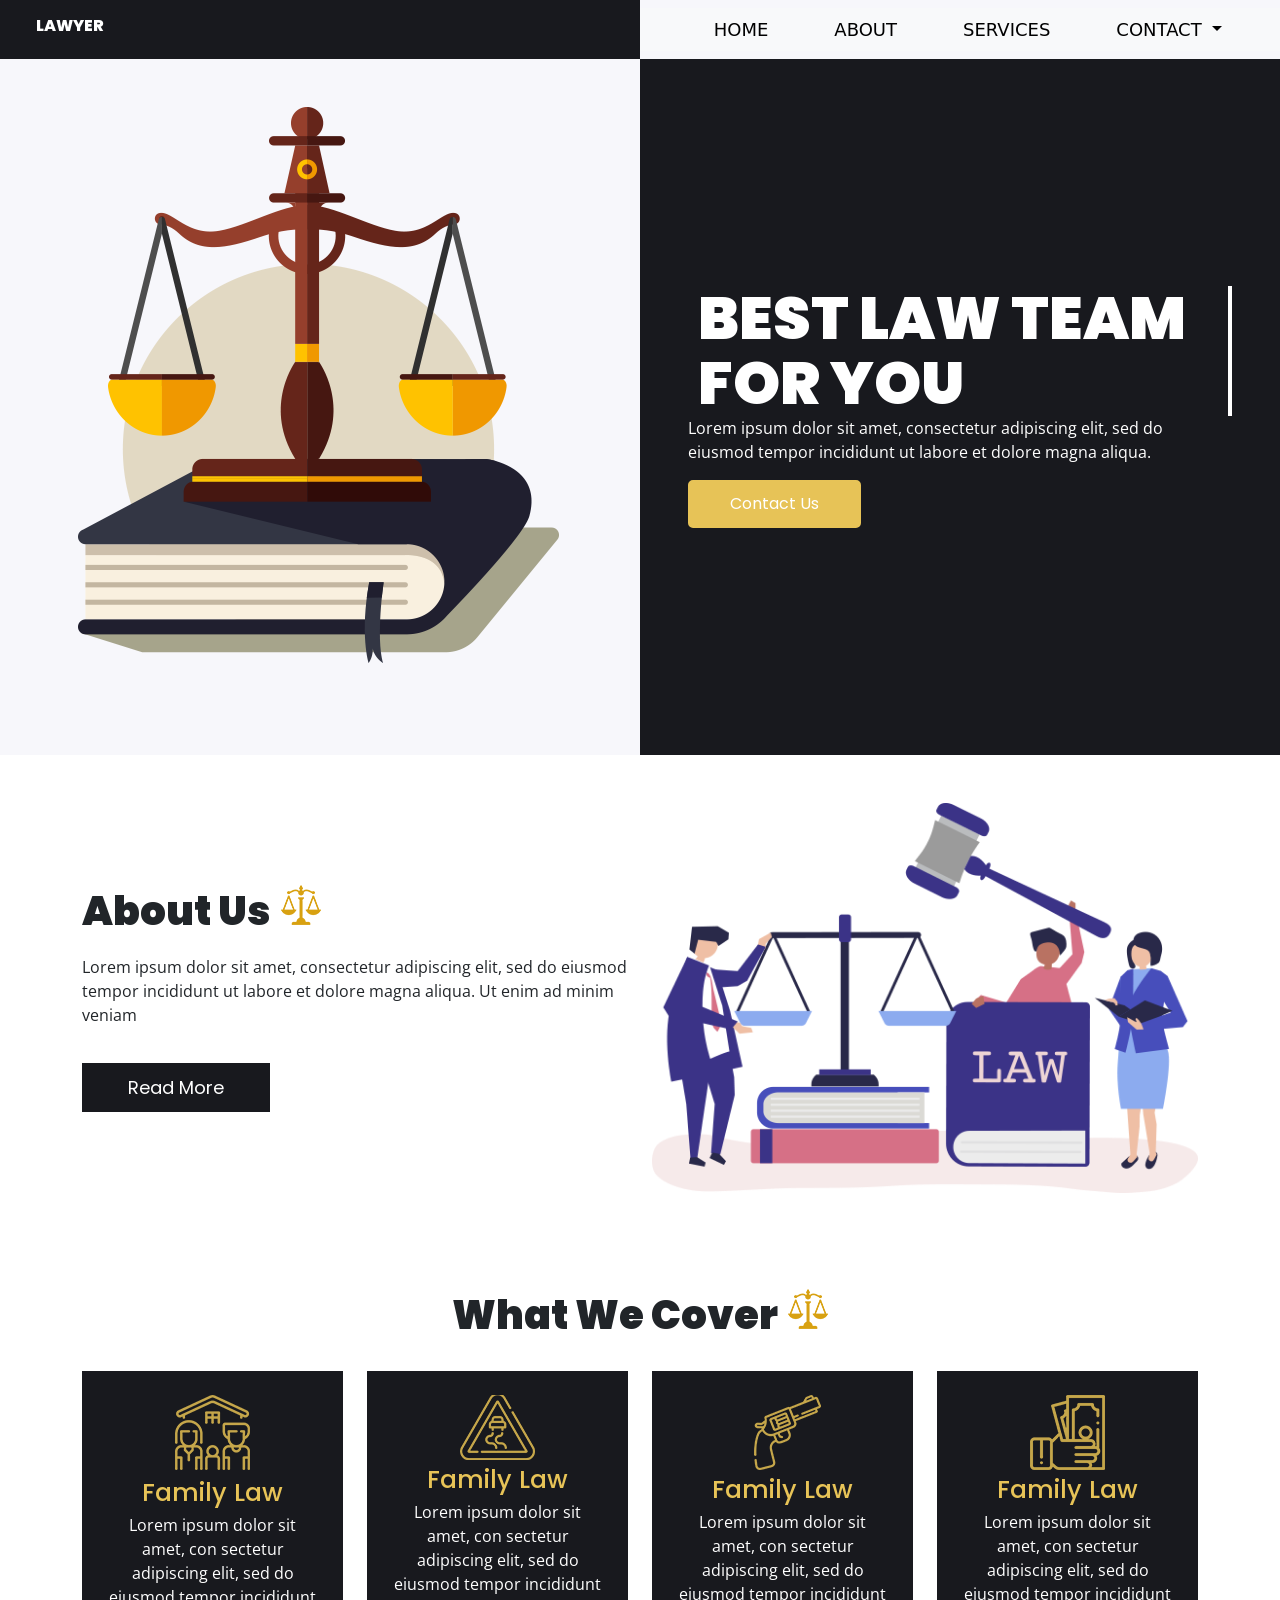
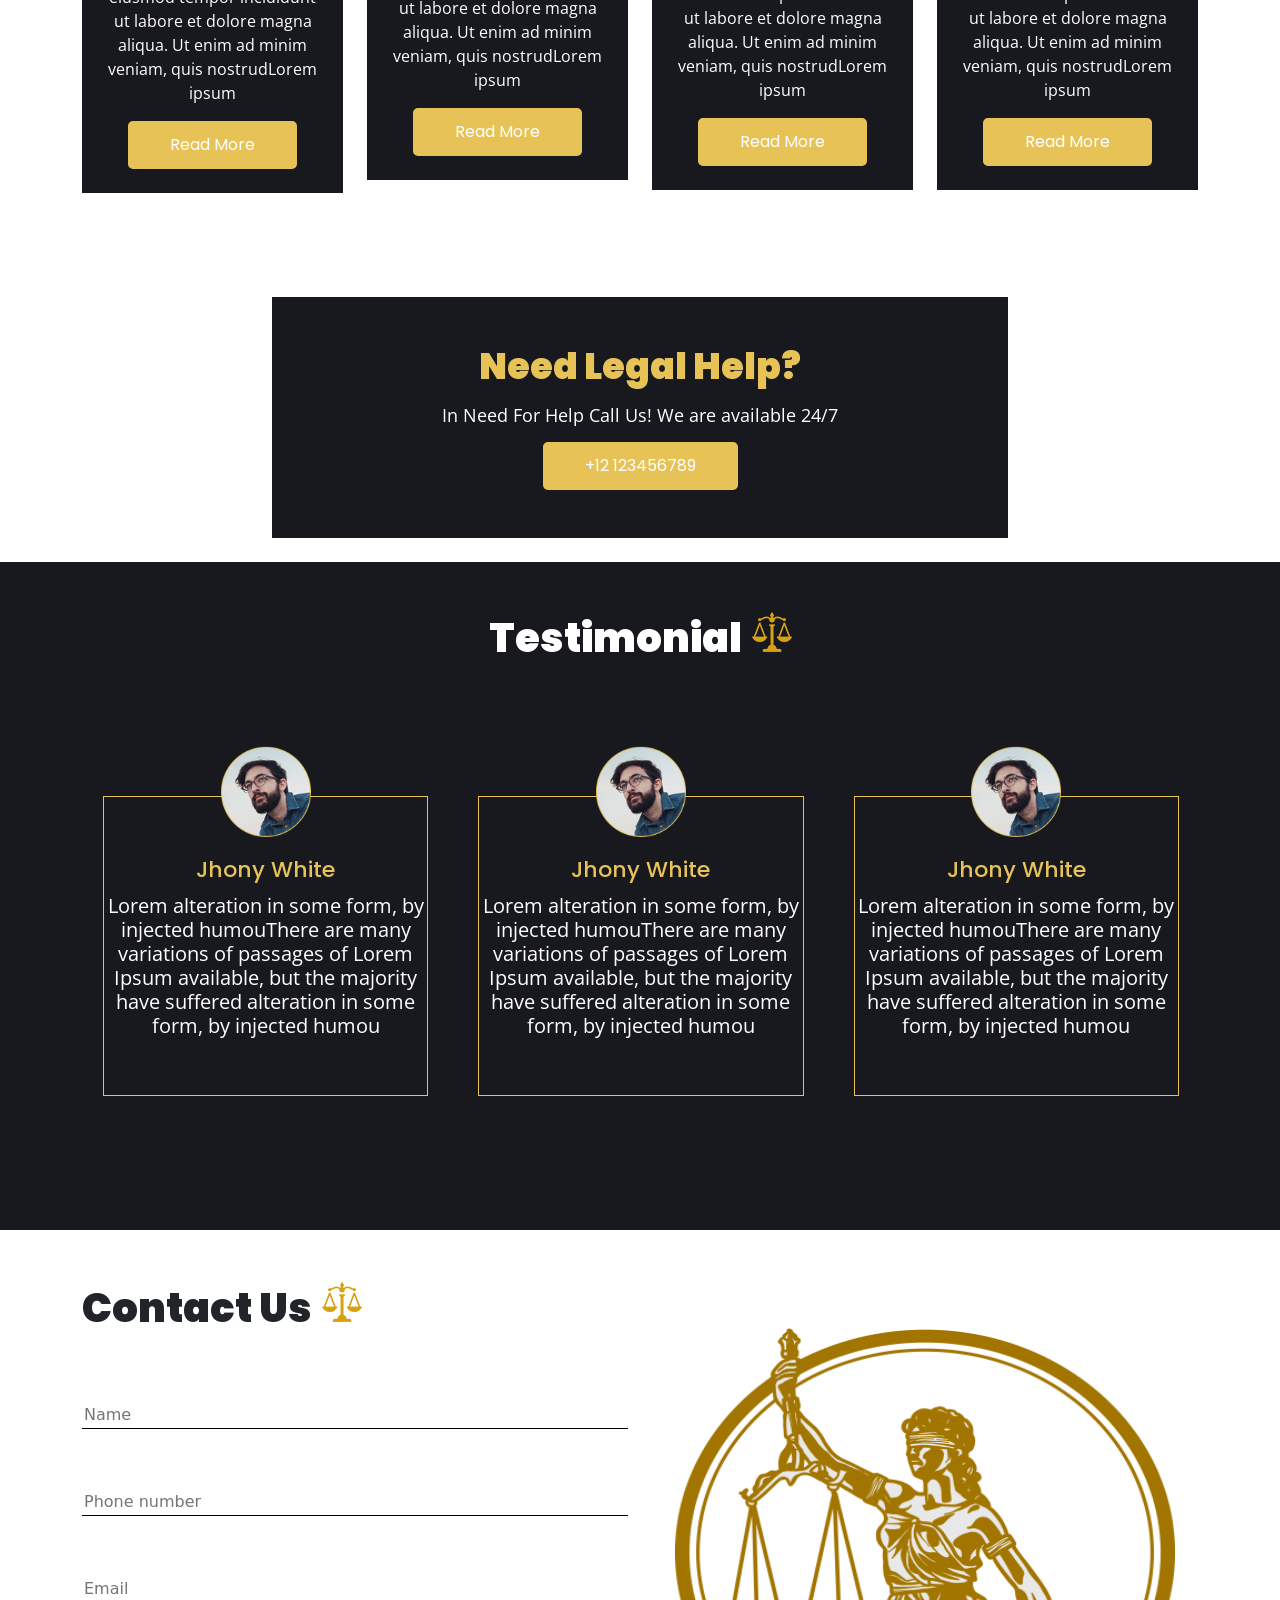
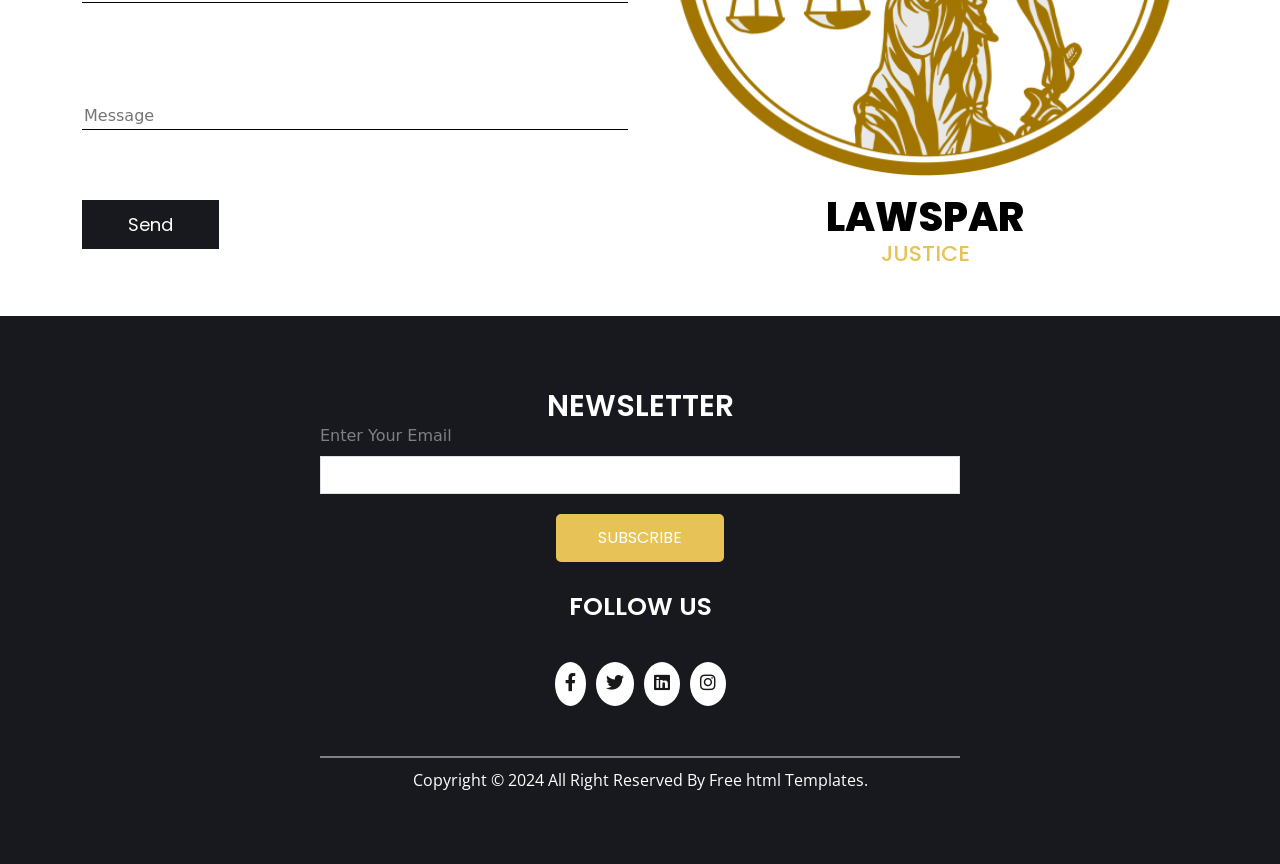
<file: index.html>
<!DOCTYPE html>
<html>
<head>
	<title>Lawyer</title>
	<meta name="viewport" content="width=device-width, initial-scale=1.0">
	<!-- Style Css -->
	<link rel="stylesheet" type="text/css" href="style.css" />
	<link rel="stylesheet" type="text/css" href="media-query.css" />
	<!-- Bootstrap Css -->
	<link rel="stylesheet" type="text/css" href="assets/css/bootstrap.min.css" />
  <!-- owlcarousel Css -->
  <link rel="stylesheet" href="owlcarousel/assets/owl.carousel.min.css">
  <link rel="stylesheet" href="owlcarousel/assets/owl.theme.default.min.css">
    <link rel="stylesheet" type="text/css" href="fontawesome/css/all.css" />
</head>
<body>

<!-- Top area -->
<section class="top-area Dark-Bg">
	<div class="container-fluid gx-0 overflow-hidden">
		<div class="row">
			<div class="col-lg-6 gx-0 py-2 px-5 mt-2 Dark-Bg">
				<div class="logo">
					<a href="#" class="navbar-brand text-uppercase"><h1>Lawyer</h1></a>
				</div>
			</div>
			<div class="col-lg-6 gx-0 py-2 Gray-Bg">
				<div class="navigation">
					<nav class="navbar navbar-expand-lg bg-body-tertiary">
            <div class="container-fluid">
              <button class="navbar-toggler" type="button" data-bs-toggle="collapse" data-bs-target="#navbarNavDropdown" aria-controls="navbarNavDropdown" aria-expanded="false" aria-label="Toggle navigation">
                <span class="navbar-toggler-icon"></span>
              </button>
              <div class="collapse navbar-collapse" id="navbarNavDropdown">
                <ul class="navbar-nav ms-auto">
                  <li class="nav-item">
                    <a class="nav-link active" aria-current="page" href="#">Home</a>
                  </li>
                  <li class="nav-item">
                    <a class="nav-link" href="#">About</a>
                  </li>
                  <li class="nav-item">
                    <a class="nav-link" href="#">Services</a>
                  </li>
                  <li class="nav-item dropdown">
                    <a class="nav-link dropdown-toggle" href="#" role="button" data-bs-toggle="dropdown" aria-expanded="false">
                     Contact
                    </a>
                    <ul class="dropdown-menu">
                      <li><a class="dropdown-item" href="#">Action</a></li>
                      <li><a class="dropdown-item" href="#">Another action</a></li>
                      <li><a class="dropdown-item" href="#">Something else here</a></li>
                    </ul>
                  </li>
                </ul>
              </div>
            </div>
          </nav>
				</div>
			</div>
		</div>
	</div>
</section>
<!-- Top area -->

<!-- Header -->
<section class="header-area">
  <div class="container-fluid">
    <div class="row">
      <div class="col-lg-6 text-center p-5 Gray-Bg">
        <div class="header-img">
          <img src="images/1.png" alt="Lawyer" class="img-fluid" />
        </div>
      </div>
      <div class="col-lg-6 p-5 Dark-Bg">
        <div class="header-content-area">
          <div class="header-content">
            <div class="header-content-head">
              <h1>Best Law team for you</h1>
            </div>
            <div class="header-content-desc">
              <p>Lorem ipsum dolor sit amet, consectetur adipiscing elit, 
               sed do eiusmod tempor incididunt ut labore et dolore magna aliqua.</p>
            <a href="#" class="btn btn-primary law-button-yellow">Contact Us</a>
            </div>
          </div>
        </div>
      </div>
    </div>
  </div>
</section>
<!-- Header -->

<!-- About Section -->
<section class="about-section py-lg-5 py-md-0">
  <div class="container">
    <div class="row">
      <div class="col-lg-6 d-flex justify-content-center align-items-center">
        <div class="about-content-area d-flex justify-content-center align-items-center">
          <div class="about-content">
            <h1 class="law-heading">About Us</h1>
            <p>Lorem ipsum dolor sit amet, consectetur adipiscing elit, sed do eiusmod tempor incididunt ut labore et dolore magna aliqua. Ut enim ad minim veniam</p>
            <a href="#" class="btn btn-primary law-button-black">Read More</a>
          </div>
        </div>
      </div>
      <div class="col-lg-6">
        <div class="about-img">
          <img src="images/2.png" alt="Lawyer" class="img-fluid" />
        </div>
      </div>
    </div>
  </div>
</section>
<!-- About Section -->

<!-- Service Section -->
<section class="service-section py-lg-5">
  <div class="container">
    <div class="row">
      <div class="col-lg-12">
        <div class="service-intro text-center">
          <h1 class="law-heading">What We Cover</h1>
        </div>
      </div>
    </div>

  </div>
  <div class="container py-4">
    <div class="row">
      <div class="col-lg-3 col-md-6 my-md-2">
        <div class="service-box p-4 text-center Dark-Bg">
          <img src="images/3.png" class="img-fluid" alt="Lawyer" />
          <h1>Family Law</h1>
          <p>Lorem ipsum dolor sit amet, con sectetur adipiscing elit, sed do eiusmod tempor incididunt ut labore et dolore magna aliqua. Ut enim ad minim veniam, quis nostrudLorem ipsum</p>
          <a href="#" class="btn btn-primary law-button-yellow">Read More</a>
        </div>
      </div>
      <div class="col-lg-3 col-md-6 my-md-2">
        <div class="service-box p-4 text-center Dark-Bg">
          <img src="images/4.png" class="img-fluid" alt="Lawyer" />
          <h1>Family Law</h1>
          <p>Lorem ipsum dolor sit amet, con sectetur adipiscing elit, sed do eiusmod tempor incididunt ut labore et dolore magna aliqua. Ut enim ad minim veniam, quis nostrudLorem ipsum</p>
          <a href="#" class="btn btn-primary law-button-yellow">Read More</a>
        </div>
      </div>
      <div class="col-lg-3 col-md-6 my-md-2">
        <div class="service-box p-4 text-center Dark-Bg">
          <img src="images/5.png" class="img-fluid" alt="Lawyer" />
          <h1>Family Law</h1>
          <p>Lorem ipsum dolor sit amet, con sectetur adipiscing elit, sed do eiusmod tempor incididunt ut labore et dolore magna aliqua. Ut enim ad minim veniam, quis nostrudLorem ipsum</p>
          <a href="#" class="btn btn-primary law-button-yellow">Read More</a>
        </div>
      </div>
      <div class="col-lg-3 col-md-6 my-md-2">
        <div class="service-box p-4 text-center Dark-Bg">
          <img src="images/6.png" class="img-fluid" alt="Lawyer" />
          <h1>Family Law</h1>
          <p>Lorem ipsum dolor sit amet, con sectetur adipiscing elit, sed do eiusmod tempor incididunt ut labore et dolore magna aliqua. Ut enim ad minim veniam, quis nostrudLorem ipsum</p>
          <a href="#" class="btn btn-primary law-button-yellow">Read More</a>
        </div>
      </div>
    </div>
  </div>


</section>
<!-- Service Section -->

<!-- Newsletter Section -->
<div class="newsletter-section py-4">
  <div class="container">
    <div class="row">
      <div class="col-lg-8 offset-lg-2">
        <div class="newsletter-box p-5 Dark-Bg text-center">
          <h1>Need Legal Help?</h1>
          <p>In Need For Help Call Us! We are available 24/7</p>
          <a href="tel:+923313499695" class="btn btn-primary law-button-yellow">+12 123456789</a>
        </div>
      </div>
    </div>
  </div>
</div>
<!-- Newsletter Section -->

<!-- Testimonial Section -->
<section class="testimonial-section Dark-Bg">
  <div class="container">
    <div class="row">
      <div class="col-lg-12 text-center ">
        <h1 class="law-heading white-tc">Testimonial</h1>
      </div>
    </div>
  </div>


<div class ="testimonial-area">
	<div class="container">
		<div class="row">
			<div class="testimonial-slider-area text-center owl-carousel">

     <div class="item">
		  <div class="col-lg-12">
				<div class="box-area">
					<div class="img-area">
						<img src="images/7.png" class="img-fluid">
					</div>
					<div class="testi-content">
                  <h1>Jhony White</h1>
                  <p>Lorem alteration in some form, by injected humouThere are many variations of passages of Lorem Ipsum available, but the majority have suffered alteration in some form, by injected humou</p>
                 
                     </div>
                  </div>
                </div>
              </div>    
		        </div> 

		          </div>  
	         </div>
	      </div>
</section>
<!-- contact Section -->
<section class="Contact-section py-lg-5 py-md-0">
  <div class="container">
    <div class="row">
      <div class="col-lg-6 d-flex justify-content-center align-items-center">
        <div class="Contact-content-area d-flex justify-content-center align-items-center">
          <div class="Contact-content">
            <h1 class="law-heading">Contact Us</h1>
            <div class="mb-3">
           <input type="text" name=""placeholder="Name">
            <input type="text" name=""placeholder="Phone number">
             <input type="text" name=""placeholder="Email">

      <div class=message-send>
    <input type="text" name=""placeholder="Message">
    <a href="#" class="btn btn-primary law-button-black"> Send </a>
           </div>
         </div>
       </div>
     </div>
      </div>
      <div class="col-lg-6">
        <div class="LAWSPAR-img  text-center ">
          <img src="images/10.png" alt="Lawyer" class="img-fluid" />
          <h1>LAWSPAR</h1>
          <h3>JUSTICE</h3>
        </div>
      </div>
    </div>
  </div>
</section>
<!-- contact section -->
<!-- footer Section -->
<div class="footer-section  py-4">
  <div class="container">
    <div class="row ">
      <div class="col-lg-8 offset-lg-2">
        <div class="footer-box p-5  text-center">
          <h1>NEWSLETTER</h1>
            <label for="exampleFormControlInput1" class="form-label">Enter Your Email </label>
             <input type="email" class="form-control" id="exampleFormControlInput1" placeholder="">
                <a href="" class="btn btn-primary law-button-yellow">SUBSCRIBE</a>
          <div class="follow-us ">
              <h1>FOLLOW US</h1>
            <div class="social-icons">
             <a href=""><i class="fa-brands fa-facebook-f"></i></a>
             <a href=""><i class="fa-brands fa-twitter"></i></i></a>
             <a href=""><i class="fa-brands fa-linkedin"></i></a>
              <a href=""><i class="fa-brands fa-instagram"></i></a>
              
            </div>
          </div>
         <div class="footer-copyright">
        <p>Copyright © 2024 All Right Reserved By Free html Templates.</p>
      </div>

        </div>
      </div>
    </div>
  </div>
</div>       
<!-- footer Section -->
<!-- Bootstrap Js -->
<script type="text/javascript" src="js/jquery.js"></script>
<script type="text/javascript" src="assets/js/bootstrap.min.js
"></script>
<script type="text/javascript" src="owlcarousel/owl.carousel.min.js"></script>
<script type="text/javascript">
  $('.owl-carousel').owlCarousel({
    loop:true,
    margin:10,
    nav:true,
    dots:true,
    responsive:{
        0:{
            items:1
        },
        600:{
            items:3
        },
        1000:{
            items:3,
        }
    }
})
</script>
</body>
</html>
</file>
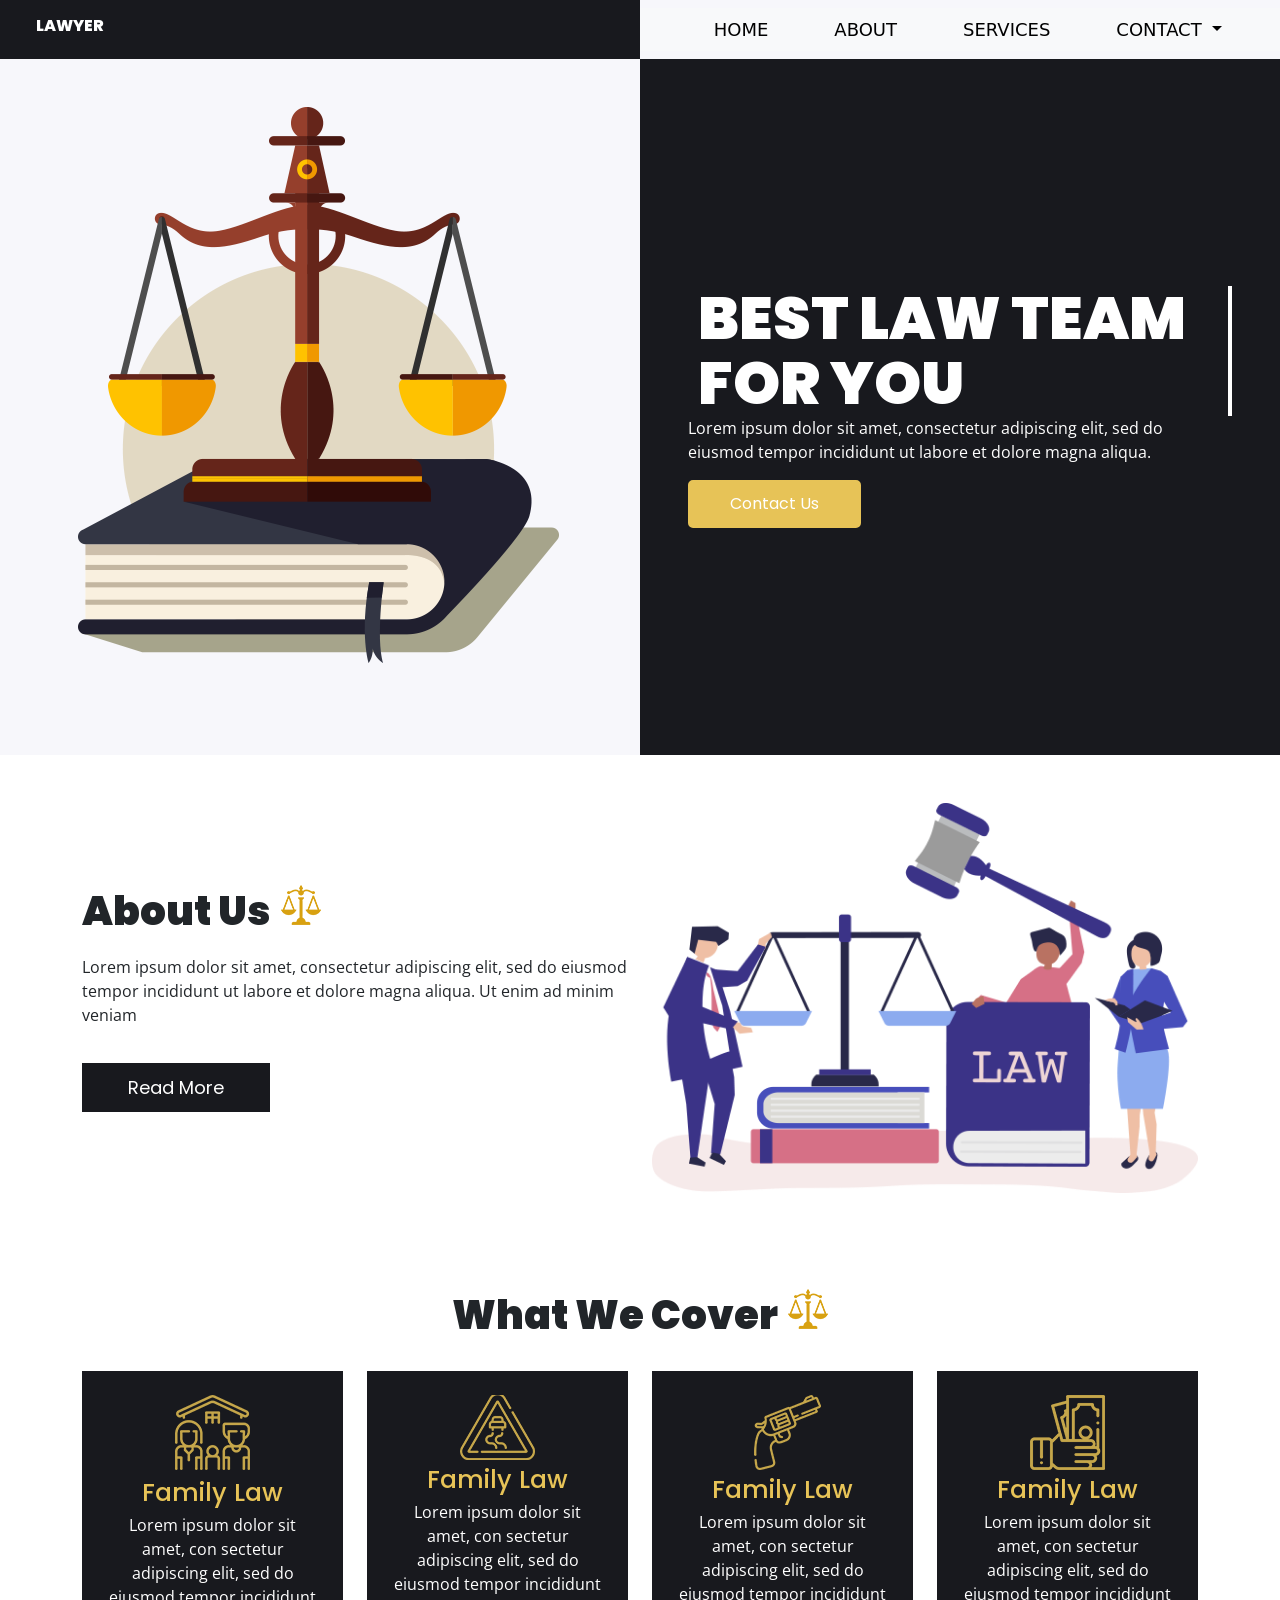
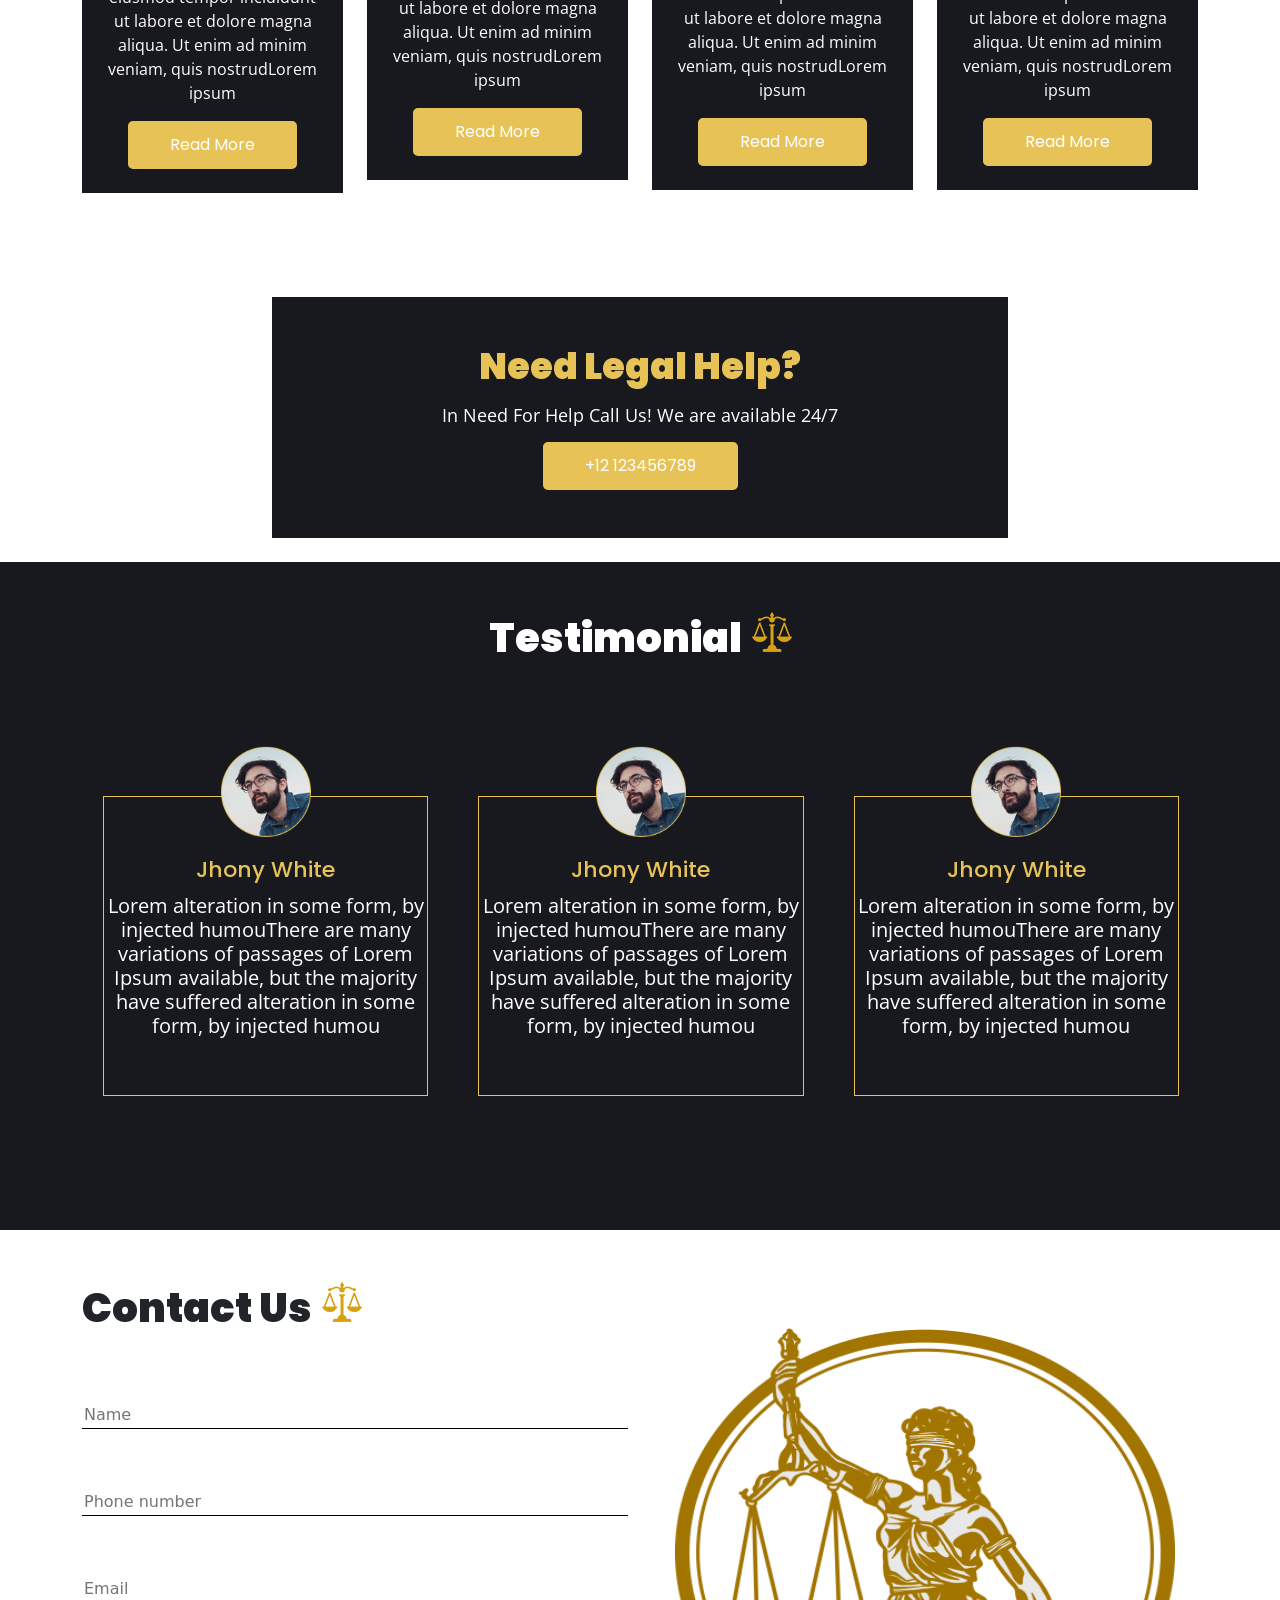
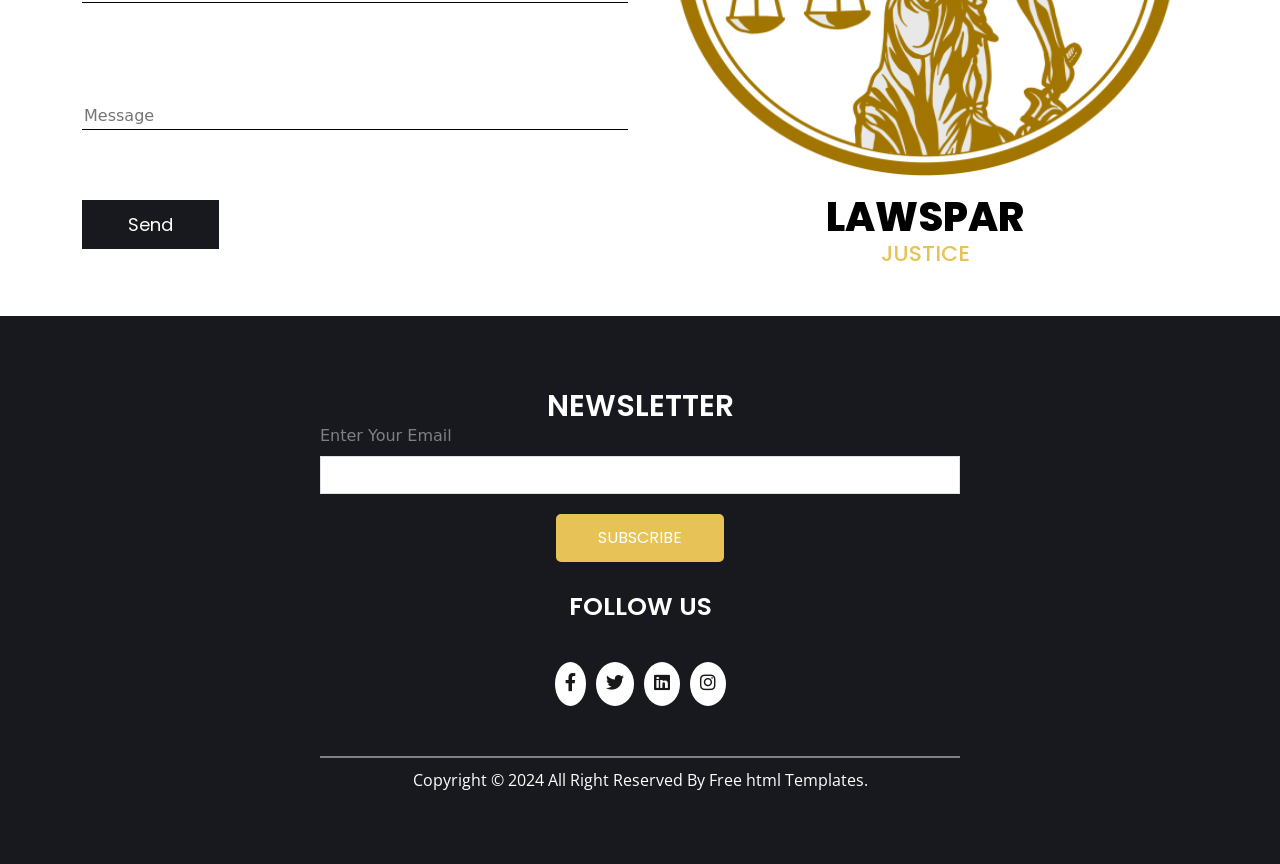
<file: index .html>
<!DOCTYPE html>
<html>
<head>
	<title>Lawyer</title>
	<meta name="viewport" content="width=device-width, initial-scale=1.0">
	<!-- Style Css -->
	<link rel="stylesheet" type="text/css" href="style.css" />
	<link rel="stylesheet" type="text/css" href="media-query.css" />
	<!-- Bootstrap Css -->
	<link rel="stylesheet" type="text/css" href="assets/css/bootstrap.min.css" />
  <!-- owlcarousel Css -->
  <link rel="stylesheet" href="owlcarousel/assets/owl.carousel.min.css">
  <link rel="stylesheet" href="owlcarousel/assets/owl.theme.default.min.css">
    <link rel="stylesheet" type="text/css" href="fontawesome/css/all.css" />
</head>
<body>

<!-- Top area -->
<section class="top-area Dark-Bg">
	<div class="container-fluid gx-0 overflow-hidden">
		<div class="row">
			<div class="col-lg-6 gx-0 py-2 px-5 mt-2 Dark-Bg">
				<div class="logo">
					<a href="#" class="navbar-brand text-uppercase"><h1>Lawyer</h1></a>
				</div>
			</div>
			<div class="col-lg-6 gx-0 py-2 Gray-Bg">
				<div class="navigation">
					<nav class="navbar navbar-expand-lg bg-body-tertiary">
            <div class="container-fluid">
              <button class="navbar-toggler" type="button" data-bs-toggle="collapse" data-bs-target="#navbarNavDropdown" aria-controls="navbarNavDropdown" aria-expanded="false" aria-label="Toggle navigation">
                <span class="navbar-toggler-icon"></span>
              </button>
              <div class="collapse navbar-collapse" id="navbarNavDropdown">
                <ul class="navbar-nav ms-auto">
                  <li class="nav-item">
                    <a class="nav-link active" aria-current="page" href="#">Home</a>
                  </li>
                  <li class="nav-item">
                    <a class="nav-link" href="#">About</a>
                  </li>
                  <li class="nav-item">
                    <a class="nav-link" href="#">Services</a>
                  </li>
                  <li class="nav-item dropdown">
                    <a class="nav-link dropdown-toggle" href="#" role="button" data-bs-toggle="dropdown" aria-expanded="false">
                     Contact
                    </a>
                    <ul class="dropdown-menu">
                      <li><a class="dropdown-item" href="#">Action</a></li>
                      <li><a class="dropdown-item" href="#">Another action</a></li>
                      <li><a class="dropdown-item" href="#">Something else here</a></li>
                    </ul>
                  </li>
                </ul>
              </div>
            </div>
          </nav>
				</div>
			</div>
		</div>
	</div>
</section>
<!-- Top area -->

<!-- Header -->
<section class="header-area">
  <div class="container-fluid">
    <div class="row">
      <div class="col-lg-6 text-center p-5 Gray-Bg">
        <div class="header-img">
          <img src="images/1.png" alt="Lawyer" class="img-fluid" />
        </div>
      </div>
      <div class="col-lg-6 p-5 Dark-Bg">
        <div class="header-content-area">
          <div class="header-content">
            <div class="header-content-head">
              <h1>Best Law team for you</h1>
            </div>
            <div class="header-content-desc">
              <p>Lorem ipsum dolor sit amet, consectetur adipiscing elit, 
               sed do eiusmod tempor incididunt ut labore et dolore magna aliqua.</p>
            <a href="#" class="btn btn-primary law-button-yellow">Contact Us</a>
            </div>
          </div>
        </div>
      </div>
    </div>
  </div>
</section>
<!-- Header -->

<!-- About Section -->
<section class="about-section py-lg-5 py-md-0">
  <div class="container">
    <div class="row">
      <div class="col-lg-6 d-flex justify-content-center align-items-center">
        <div class="about-content-area d-flex justify-content-center align-items-center">
          <div class="about-content">
            <h1 class="law-heading">About Us</h1>
            <p>Lorem ipsum dolor sit amet, consectetur adipiscing elit, sed do eiusmod tempor incididunt ut labore et dolore magna aliqua. Ut enim ad minim veniam</p>
            <a href="#" class="btn btn-primary law-button-black">Read More</a>
          </div>
        </div>
      </div>
      <div class="col-lg-6">
        <div class="about-img">
          <img src="images/2.png" alt="Lawyer" class="img-fluid" />
        </div>
      </div>
    </div>
  </div>
</section>
<!-- About Section -->

<!-- Service Section -->
<section class="service-section py-lg-5">
  <div class="container">
    <div class="row">
      <div class="col-lg-12">
        <div class="service-intro text-center">
          <h1 class="law-heading">What We Cover</h1>
        </div>
      </div>
    </div>

  </div>
  <div class="container py-4">
    <div class="row">
      <div class="col-lg-3 col-md-6 my-md-2">
        <div class="service-box p-4 text-center Dark-Bg">
          <img src="images/3.png" class="img-fluid" alt="Lawyer" />
          <h1>Family Law</h1>
          <p>Lorem ipsum dolor sit amet, con sectetur adipiscing elit, sed do eiusmod tempor incididunt ut labore et dolore magna aliqua. Ut enim ad minim veniam, quis nostrudLorem ipsum</p>
          <a href="#" class="btn btn-primary law-button-yellow">Read More</a>
        </div>
      </div>
      <div class="col-lg-3 col-md-6 my-md-2">
        <div class="service-box p-4 text-center Dark-Bg">
          <img src="images/4.png" class="img-fluid" alt="Lawyer" />
          <h1>Family Law</h1>
          <p>Lorem ipsum dolor sit amet, con sectetur adipiscing elit, sed do eiusmod tempor incididunt ut labore et dolore magna aliqua. Ut enim ad minim veniam, quis nostrudLorem ipsum</p>
          <a href="#" class="btn btn-primary law-button-yellow">Read More</a>
        </div>
      </div>
      <div class="col-lg-3 col-md-6 my-md-2">
        <div class="service-box p-4 text-center Dark-Bg">
          <img src="images/5.png" class="img-fluid" alt="Lawyer" />
          <h1>Family Law</h1>
          <p>Lorem ipsum dolor sit amet, con sectetur adipiscing elit, sed do eiusmod tempor incididunt ut labore et dolore magna aliqua. Ut enim ad minim veniam, quis nostrudLorem ipsum</p>
          <a href="#" class="btn btn-primary law-button-yellow">Read More</a>
        </div>
      </div>
      <div class="col-lg-3 col-md-6 my-md-2">
        <div class="service-box p-4 text-center Dark-Bg">
          <img src="images/6.png" class="img-fluid" alt="Lawyer" />
          <h1>Family Law</h1>
          <p>Lorem ipsum dolor sit amet, con sectetur adipiscing elit, sed do eiusmod tempor incididunt ut labore et dolore magna aliqua. Ut enim ad minim veniam, quis nostrudLorem ipsum</p>
          <a href="#" class="btn btn-primary law-button-yellow">Read More</a>
        </div>
      </div>
    </div>
  </div>


</section>
<!-- Service Section -->

<!-- Newsletter Section -->
<div class="newsletter-section py-4">
  <div class="container">
    <div class="row">
      <div class="col-lg-8 offset-lg-2">
        <div class="newsletter-box p-5 Dark-Bg text-center">
          <h1>Need Legal Help?</h1>
          <p>In Need For Help Call Us! We are available 24/7</p>
          <a href="tel:+923313499695" class="btn btn-primary law-button-yellow">+12 123456789</a>
        </div>
      </div>
    </div>
  </div>
</div>
<!-- Newsletter Section -->

<!-- Testimonial Section -->
<section class="testimonial-section Dark-Bg">
  <div class="container">
    <div class="row">
      <div class="col-lg-12 text-center ">
        <h1 class="law-heading white-tc">Testimonial</h1>
      </div>
    </div>
  </div>


<div class ="testimonial-area">
	<div class="container">
		<div class="row">
			<div class="testimonial-slider-area text-center owl-carousel">

     <div class="item">
		  <div class="col-lg-12">
				<div class="box-area">
					<div class="img-area">
						<img src="images/7.png" class="img-fluid">
					</div>
					<div class="testi-content">
                  <h1>Jhony White</h1>
                  <p>Lorem alteration in some form, by injected humouThere are many variations of passages of Lorem Ipsum available, but the majority have suffered alteration in some form, by injected humou</p>
                 
                     </div>
                  </div>
                </div>
              </div>    
		        </div> 

		          </div>  
	         </div>
	      </div>
</section>
<!-- contact Section -->
<section class="Contact-section py-lg-5 py-md-0">
  <div class="container">
    <div class="row">
      <div class="col-lg-6 d-flex justify-content-center align-items-center">
        <div class="Contact-content-area d-flex justify-content-center align-items-center">
          <div class="Contact-content">
            <h1 class="law-heading">Contact Us</h1>
            <div class="mb-3">
           <input type="text" name=""placeholder="Name">
            <input type="text" name=""placeholder="Phone number">
             <input type="text" name=""placeholder="Email">

      <div class=message-send>
    <input type="text" name=""placeholder="Message">
    <a href="#" class="btn btn-primary law-button-black"> Send </a>
           </div>
         </div>
       </div>
     </div>
      </div>
      <div class="col-lg-6">
        <div class="LAWSPAR-img  text-center ">
          <img src="images/10.png" alt="Lawyer" class="img-fluid" />
          <h1>LAWSPAR</h1>
          <h3>JUSTICE</h3>
        </div>
      </div>
    </div>
  </div>
</section>
<!-- contact section -->
<!-- footer Section -->
<div class="footer-section  py-4">
  <div class="container">
    <div class="row ">
      <div class="col-lg-8 offset-lg-2">
        <div class="footer-box p-5  text-center">
          <h1>NEWSLETTER</h1>
            <label for="exampleFormControlInput1" class="form-label">Enter Your Email </label>
             <input type="email" class="form-control" id="exampleFormControlInput1" placeholder="">
                <a href="" class="btn btn-primary law-button-yellow">SUBSCRIBE</a>
          <div class="follow-us ">
              <h1>FOLLOW US</h1>
            <div class="social-icons">
             <a href=""><i class="fa-brands fa-facebook-f"></i></a>
             <a href=""><i class="fa-brands fa-twitter"></i></i></a>
             <a href=""><i class="fa-brands fa-linkedin"></i></a>
              <a href=""><i class="fa-brands fa-instagram"></i></a>
              
            </div>
          </div>
         <div class="footer-copyright">
        <p>Copyright © 2024 All Right Reserved By Free html Templates.</p>
      </div>

        </div>
      </div>
    </div>
  </div>
</div>       
<!-- footer Section -->
<!-- Bootstrap Js -->
<script type="text/javascript" src="js/jquery.js"></script>
<script type="text/javascript" src="assets/js/bootstrap.min.js
"></script>
<script type="text/javascript" src="owlcarousel/owl.carousel.min.js"></script>
<script type="text/javascript">
  $('.owl-carousel').owlCarousel({
    loop:true,
    margin:10,
    nav:true,
    dots:true,
    responsive:{
        0:{
            items:1
        },
        600:{
            items:3
        },
        1000:{
            items:3,
        }
    }
})
</script>
</body>
</html>
</file>
<file: style.css>
@import url('https://fonts.googleapis.com/css2?family=Open+Sans:wght@400;500;600;700;800&family=Poppins:wght@300;400;500;600;700;800&family=Roboto:wght@300;400;500;700;900&display=swap');
/*
font-family: 'Open Sans', sans-serif;
font-family: 'Poppins', sans-serif;
font-family: 'Roboto', sans-serif;
*/
*{
	list-style-type: none;
	text-decoration: none;
	outline: 0px;
}
h1,h2,h3,h4,h5,h6{
	font-family: 'Poppins', sans-serif;
	margin: 0px !important;
	padding: 0px;
}
p{
	font-family: 'Open Sans', sans-serif;
	font-size: 16px;
	line-height: 24px;
	margin: 0;
	padding: 0;
}
ul{
	padding: 0;
	margin: 0;
}
html{
/*	font-size: 1rem; Depend on browser font size from settings*/
}
body{
	margin: 0;
	padding: 0;
	font-size: 1em; /*1 em = 16px*/
/*font-size: 1rem; not working on body property*/
}
/*h1{
	font-size: 2em;
}*/
.Dark-Bg{
	background: #18191e !important;
}
.Gray-Bg{
	background: #f7f7fb !important;
}
.yellow-tc{
	color: #e7c357;
}
.dark-tc{
	color: #121212;
}
.white-tc{
	color: #fff !important;
}
.mb-ptb60{
	padding: 60px 0;
}
.law-heading{
	font-size: 40px;
	font-weight: 900;
}
.law-heading::after{
	content: "";
	display: inline-block;
	width: 40px;
	height: 40px;
	background: url(./images/11.png);
	margin-left: 10px;

}
.top-area{

}
.logo{
}
.logo a h1{
	font-size: 1rem;
	font-weight: 800;
	color: #fff;
}
.navigation{}
.navigation li.nav-item{
	margin: 0 50px 0 0;
}
.navigation li.nav-item a{
	font-size: 18px;
	color: #000 !important;
	text-transform: uppercase;
	padding: 0;
}
.header-content-area{
	min-height: 600px;
	display: flex;
	justify-content: center;
	align-items: center;
}
.header-content{
}
.header-content-head{
	/*width:400px;*/
	padding: 0 10px;
	border-right: 4px solid #fff;
}
.header-content-head h1{
	font-size: 60px;
	line-height: 65px;
	color: #fff;
	font-weight: 900;
	text-transform: uppercase;
}
.header-content-desc{}
.header-content-desc p{
	color: #fff;
}
a.btn.btn-primary.law-button-yellow{
	font-family: 'Poppins', sans-serif;
	font-size: 18px;
	color: #e7c357;
	padding: 15px 30px;
	background: transparent;
	border: 2px solid #e7c357 !important;
	border-radius: 0px;
}
a.btn.btn-primary.law-button-yellow:hover{
	background: #e7c357;
	color: #000;
}

a.btn.btn-primary.law-button-black{
	font-family: 'Poppins', sans-serif;
	font-size: 18px;
	color: #fff;
	padding: 15px 30px;
	background: #18191e !important;
	border:1px solid #18191e !important;
	border-radius: 0px;
}
a.btn.btn-primary.law-button-black:hover{
	background: #e7c357 !important;
	color: #000 !important;
}
.about-section{}
.about-content-area{
	min-height: 350px;
}
.about-content{}
.about-content h1{
	font-size: 40px;
	font-weight: 900;
}
.about-content p{
	padding: 20px 0;
}
.service-section{}
.service-intro{}
.service-box{ color: #e7c357 }
.service-box h1{
	font-size: 25px;
	padding: 5px 0;
}
.service-box p{
	color: #fff;
}
.newsletter-section{}
.newsletter-box{
	padding: 50px;
}
.newsletter-box h1{
	font-size: 36px;
	color: #e7c357;
	font-weight: 900;
}
.newsletter-box p{
	color: #fff;
	font-size: 18px;
	line-height: 24px;
	margin: 15px 0;
}
.testimonial-section{
	padding: 50px 0 !important;
}
.testimonial-area{
	padding: 5% 0;
	
}
.testimonial-slider-area {	
   position: relative;

}
.box-area{
	padding: 20px;
	min-height: 300px;
	display: block;
	color: #000;
	margin-top:50px;
}
.img-area{
	width: 90px;
	height: 90px;
	position: absolute;
	top: 20px;
	left:0;
	bottom: 0px;
	margin: 0 auto;
	right: 0px;
	z-index: 1;

}
.testi-content{
    width: 100%;
    min-height: 300px;
	padding-top: 50px;
	border: 1px solid #e7c357;
}
.testi-content h1{
	font-size: 22px;
	color: #e7c357;
	padding: 10px 0;
}

.testi-content p{
	font-size: 20px;
	color: #fff;
}
.Contact-section{
}

.Contact-content-area{
}
.Contact-content{
	/*width: 580px;
	min-height: 700px;*/
}
.Contact-content h1{
	font-size: 40px;
	font-weight: 900;
	padding: 0 0 40px 0;
}
.mb-3 input{

	width: 100%;
	margin: 30px 0;
	background: transparent;
	border-left: 0px;
	border-right: 0;
	border-top: 0;
	border-bottom: 1px solid #000;
	/*background-color: red;*/
}
.message-send input{
	width: 100%;
	margin: 70px 0 70px 0  ;
	background: transparent;
	border-left: 0px;
	border-right: 0;
	border-top: 0;
	border-bottom: 1px solid #000;
}
a.btn.btn-primary.law-button-black{
	font-family: 'Poppins', sans-serif;
	font-size: 18px;
	color: #fff;
	padding: 10px 45px !important;
	background: #18191e !important;
	border:1px solid #18191e !important;
	border-radius: 0px;
}
a.btn.btn-primary.law-button-black:hover{
	background: #e7c357 !important;
	color: #000 !important;
}
.LAWSPAR-img{
/*  width: 650px;
  min-height:700px;*/
  text-align: center;
}
.LAWSPAR-img img{
	width:500px;
	height: 450px;
	padding: 0px 0 0  0;
	margin: 50px 0 15px 0;
}
.LAWSPAR-img h1{
  font-size: 40px;
	color: #000;
	font-weight: 800;
	text-transform: uppercase;
}
.LAWSPAR-img h3{
   font-size: 22px;
	color: #e7c357;
	padding: 0px 0;
	
}
.footer-section{ 
   background: #18191e !important;
}
.footer-box {
	padding: 50px;
}
.footer-box  h1{
	font-size: 30px;
	color: #fff;
	font-weight: 600;
}
.form-label{
	color:gray;
	float: left;
}
.form-control {
	border-radius: 0!important;
	margin: 20px 0 20px 0 ;

}

a.btn.btn-primary.law-button-yellow{
	font-family: 'Poppins', sans-serif;
	font-size: 16px;
	color: #fff;
	padding: 10px 40px;
	background: #e7c357 ;
	border: 2px solid #e7c357 !important;
	border-radius: 5px;
}
a.btn.btn-primary.law-button-yellow:hover{
	background:#000;
	color:#fff ;
}
.follow-us{
	margin: 30px 0 0 0;

}
.follow-us h1{
	font-size: 25px;
	color: #fff;
	font-weight:600;
	margin-bottom: 0px;
	text-transform: uppercase;
}
.social-icons{
	min-height: 40px;
	margin: 30px 0 0 0;
	display: flex;
	justify-content: center;
}
.social-icons a{
	text-decoration: none;
	padding: 10px  10px;
	background-color: #fff;
	margin: 10px 5px;
	border-radius: 50%;
}
.social-icons a i{
    font-size: 18px;
    color:#000;
    opacity: 0.9;
}


.footer-copyright{
	border-top: 2px solid gray;
	margin-top: 40px;
	color: #fff;
}
.footer-copyright p{
	margin: 10px 0 0 0 ;
	color: #fff;
}
</file>
<file: media-query.css>
@media screen and (max-width: 425px){
	.header-content-head{
		border-right: 0px;
		border-bottom: 4px solid #fff;
	}
	.header-content-desc{
		padding: 10px 0;
	}
}
</file>
